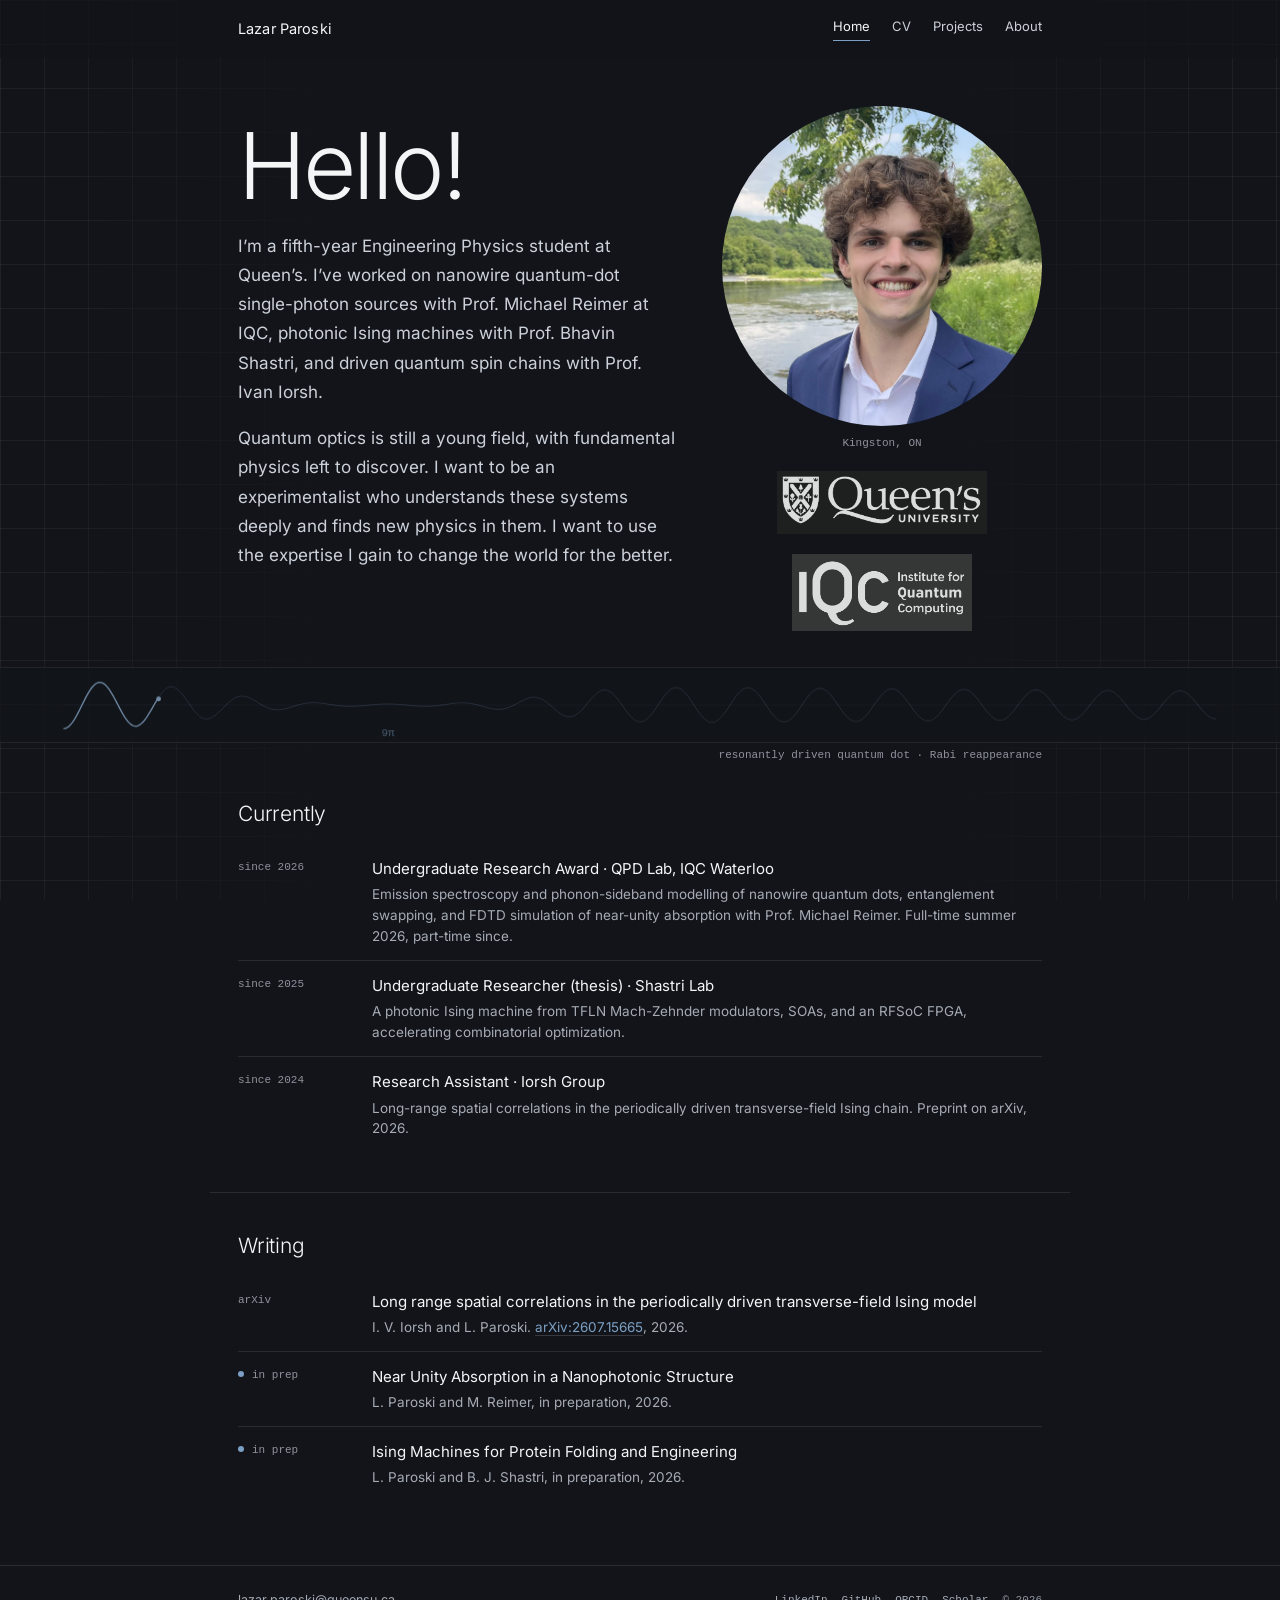
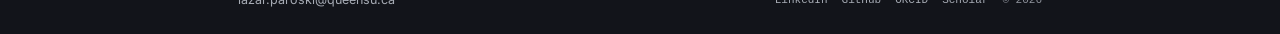
<file: index.html>
<!doctype html>
<html lang="en">
<head>
<meta charset="utf-8">
<meta name="viewport" content="width=device-width, initial-scale=1">
<meta name="theme-color" content="#12141a">
<title>Lazar Paroski</title>
<meta name="description" content="Lazar Paroski, Engineering Physics &amp; Computing at Queen's University. Photonic Ising machines, driven quantum systems, quantum photonics.">
<link rel="icon" href="assets/favicon.svg">
<script>document.documentElement.classList.add('js')</script>
<link rel="stylesheet" href="styles.css?v=20261029">
</head>
<body class="home">
<nav class="nav">
  <a class="nav__name" href="index.html">Lazar Paroski</a>
  <div class="nav__links">
    <a href="index.html" aria-current="page">Home</a>
    <a href="cv.html">CV</a>
    <a href="projects.html">Projects</a>
    <a href="about.html">About</a>
  </div>
</nav>

<header class="wrap hero">
  <div data-reveal>
    <h1 class="h1">Hello!</h1>
    <p class="lede">I&#8217;m a fifth-year Engineering Physics student at Queen&#8217;s. I&#8217;ve worked on nanowire quantum-dot single-photon sources with Prof. Michael Reimer at IQC, photonic Ising machines with Prof. Bhavin Shastri, and driven quantum spin chains with Prof. Ivan Iorsh.</p>
    <p class="lede">Quantum optics is still a young field, with fundamental physics left to discover. I want to be an experimentalist who understands these systems deeply and finds new physics in them. I want to use the expertise I gain to change the world for the better.</p>
  </div>
  <div data-reveal>
    <div class="hero__portrait" role="img" aria-label="Lazar Paroski"></div>
    <div class="hero__cap">Kingston, ON</div>
    <div class="affil">
      <img loading="lazy" decoding="async" src="assets/photos/Home_Media/queens_grey_logo.png" alt="Queen&#8217;s University">
      <img loading="lazy" decoding="async" src="assets/photos/Home_Media/IQC_logo_grey.png" alt="Institute for Quantum Computing">
    </div>
  </div>
</header>

<canvas id="rabi-strip" class="strip strip--hero" aria-hidden="true"></canvas>
<div class="strip__cap"><div class="wrap">resonantly driven quantum dot &#183; Rabi reappearance</div></div>

<section class="wrap section" data-reveal>
  <p class="label"><b>01</b>currently</p>
  <div class="row"><div class="row__date">since 2026</div><div><div class="row__title">Undergraduate Research Award &#183; QPD Lab, IQC Waterloo</div><div class="row__desc">Emission spectroscopy and phonon-sideband modelling of nanowire quantum dots, entanglement swapping, and FDTD simulation of near-unity absorption with Prof. Michael Reimer. Full-time summer 2026, part-time since.</div></div></div>
  <div class="row"><div class="row__date">since 2025</div><div><div class="row__title">Undergraduate Researcher (thesis) &#183; Shastri Lab</div><div class="row__desc">A photonic Ising machine from TFLN Mach-Zehnder modulators, SOAs, and an RFSoC FPGA, accelerating combinatorial optimization.</div></div></div>
  <div class="row"><div class="row__date">since 2024</div><div><div class="row__title">Research Assistant &#183; Iorsh Group</div><div class="row__desc">Long-range spatial correlations in the periodically driven transverse-field Ising chain. Preprint on arXiv, 2026.</div></div></div>
</section>

<section class="wrap section" data-reveal>
  <p class="label"><b>02</b>writing</p>
  <div class="row"><div class="row__date">arXiv</div><div><div class="row__title">Long range spatial correlations in the periodically driven transverse-field Ising model</div><div class="row__desc">I. V. Iorsh and L. Paroski. <a href="https://arxiv.org/abs/2607.15665" target="_blank" rel="noopener">arXiv:2607.15665</a>, 2026.</div></div></div>
  <div class="row"><div class="row__date"><span class="dot"></span>in prep</div><div><div class="row__title">Near Unity Absorption in a Nanophotonic Structure</div><div class="row__desc">L. Paroski and M. Reimer, in preparation, 2026.</div></div></div>
  <div class="row"><div class="row__date"><span class="dot"></span>in prep</div><div><div class="row__title">Ising Machines for Protein Folding and Engineering</div><div class="row__desc">L. Paroski and B. J. Shastri, in preparation, 2026.</div></div></div>
</section>

<footer class="footer">
  <a href="mailto:lazar.paroski@queensu.ca">lazar.paroski@queensu.ca</a>
  <div class="footer__right">
    <a href="https://www.linkedin.com/in/lazar-paroski/" target="_blank" rel="noopener">LinkedIn</a>
    <a href="https://github.com/Lazar-Paroski" target="_blank" rel="noopener">GitHub</a>
    <a href="https://orcid.org/0009-0006-1756-4058" target="_blank" rel="noopener">ORCID</a>
    <a href="https://scholar.google.com/citations?view_op=list_works&amp;hl=en&amp;user=npYN-DMAAAAJ" target="_blank" rel="noopener">Scholar</a>
    <canvas id="wavepacket-mark" aria-hidden="true"></canvas>
    <span class="footer__copy">&#169; 2026</span>
  </div>
</footer>

<script src="assets/rabi.js"></script>
<script src="assets/wavepacket.js"></script>
<script src="assets/reveal.js"></script>
</body>
</html>
</file>
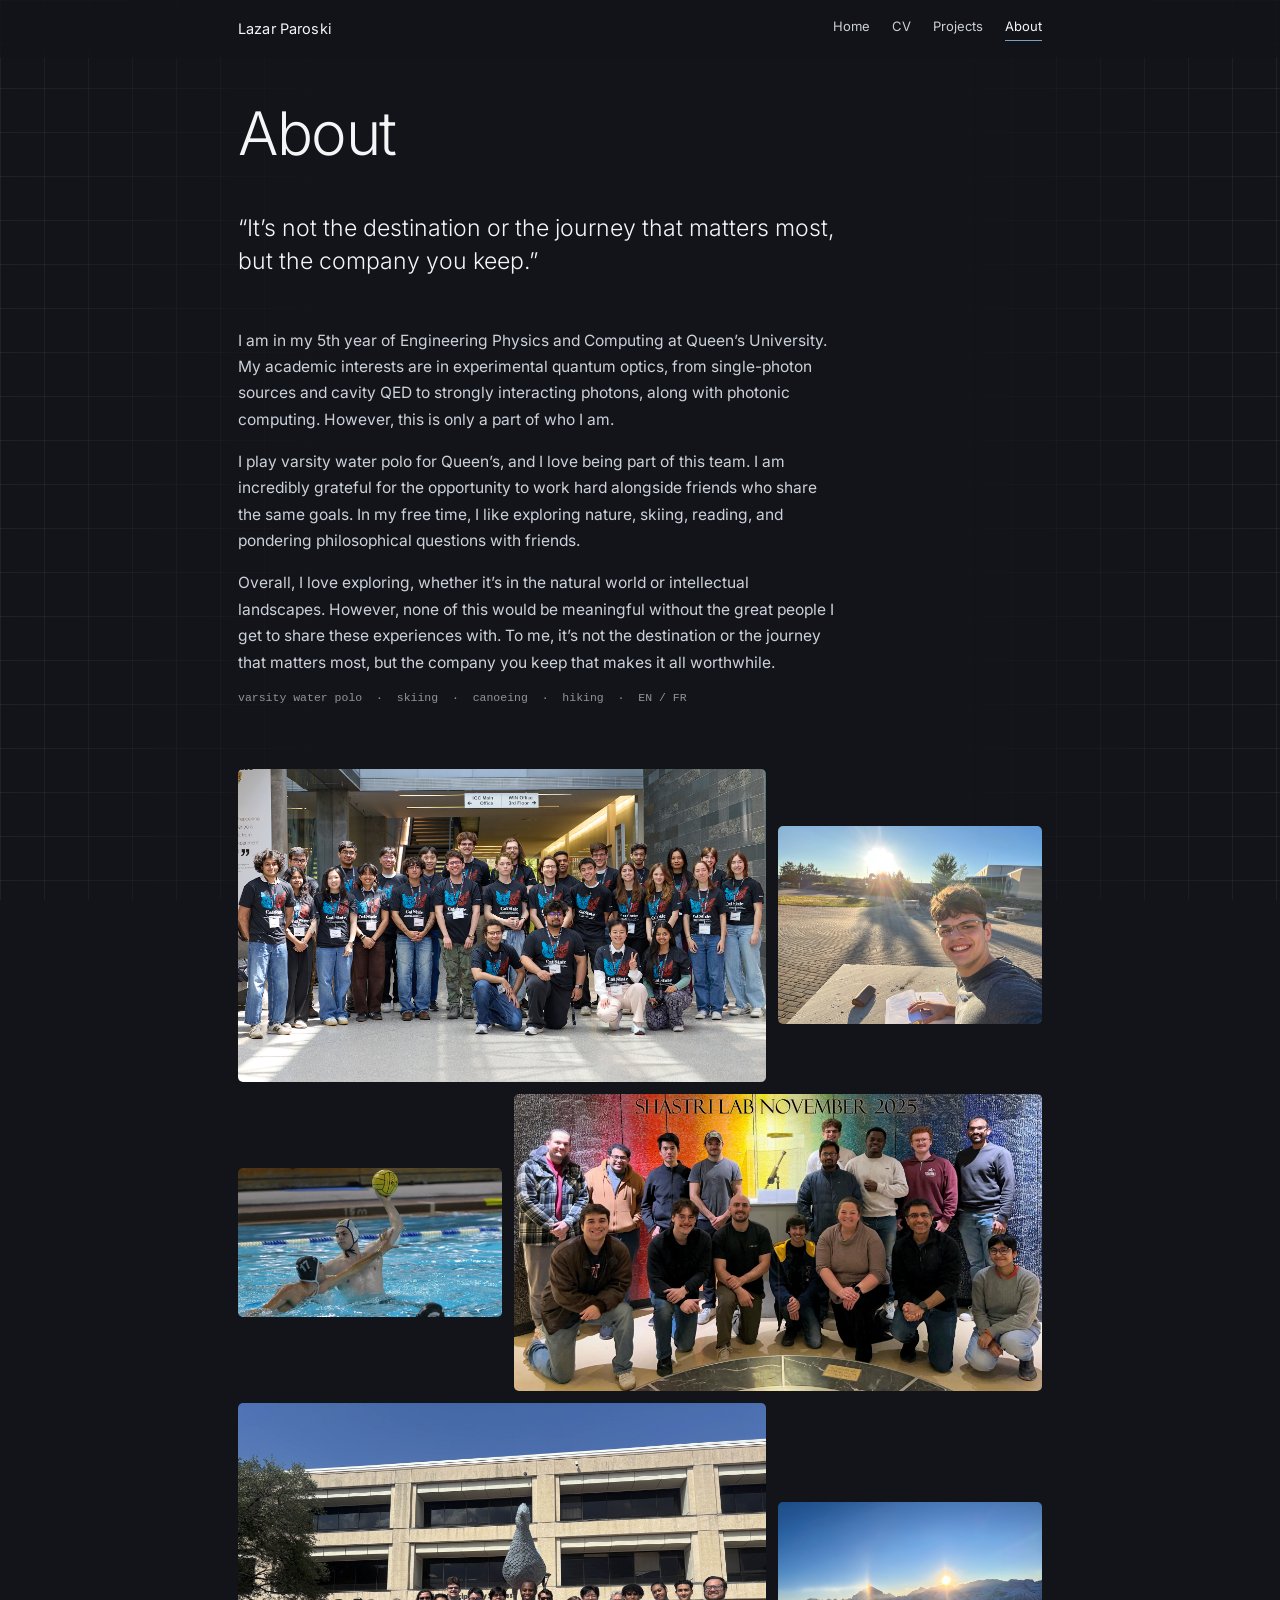
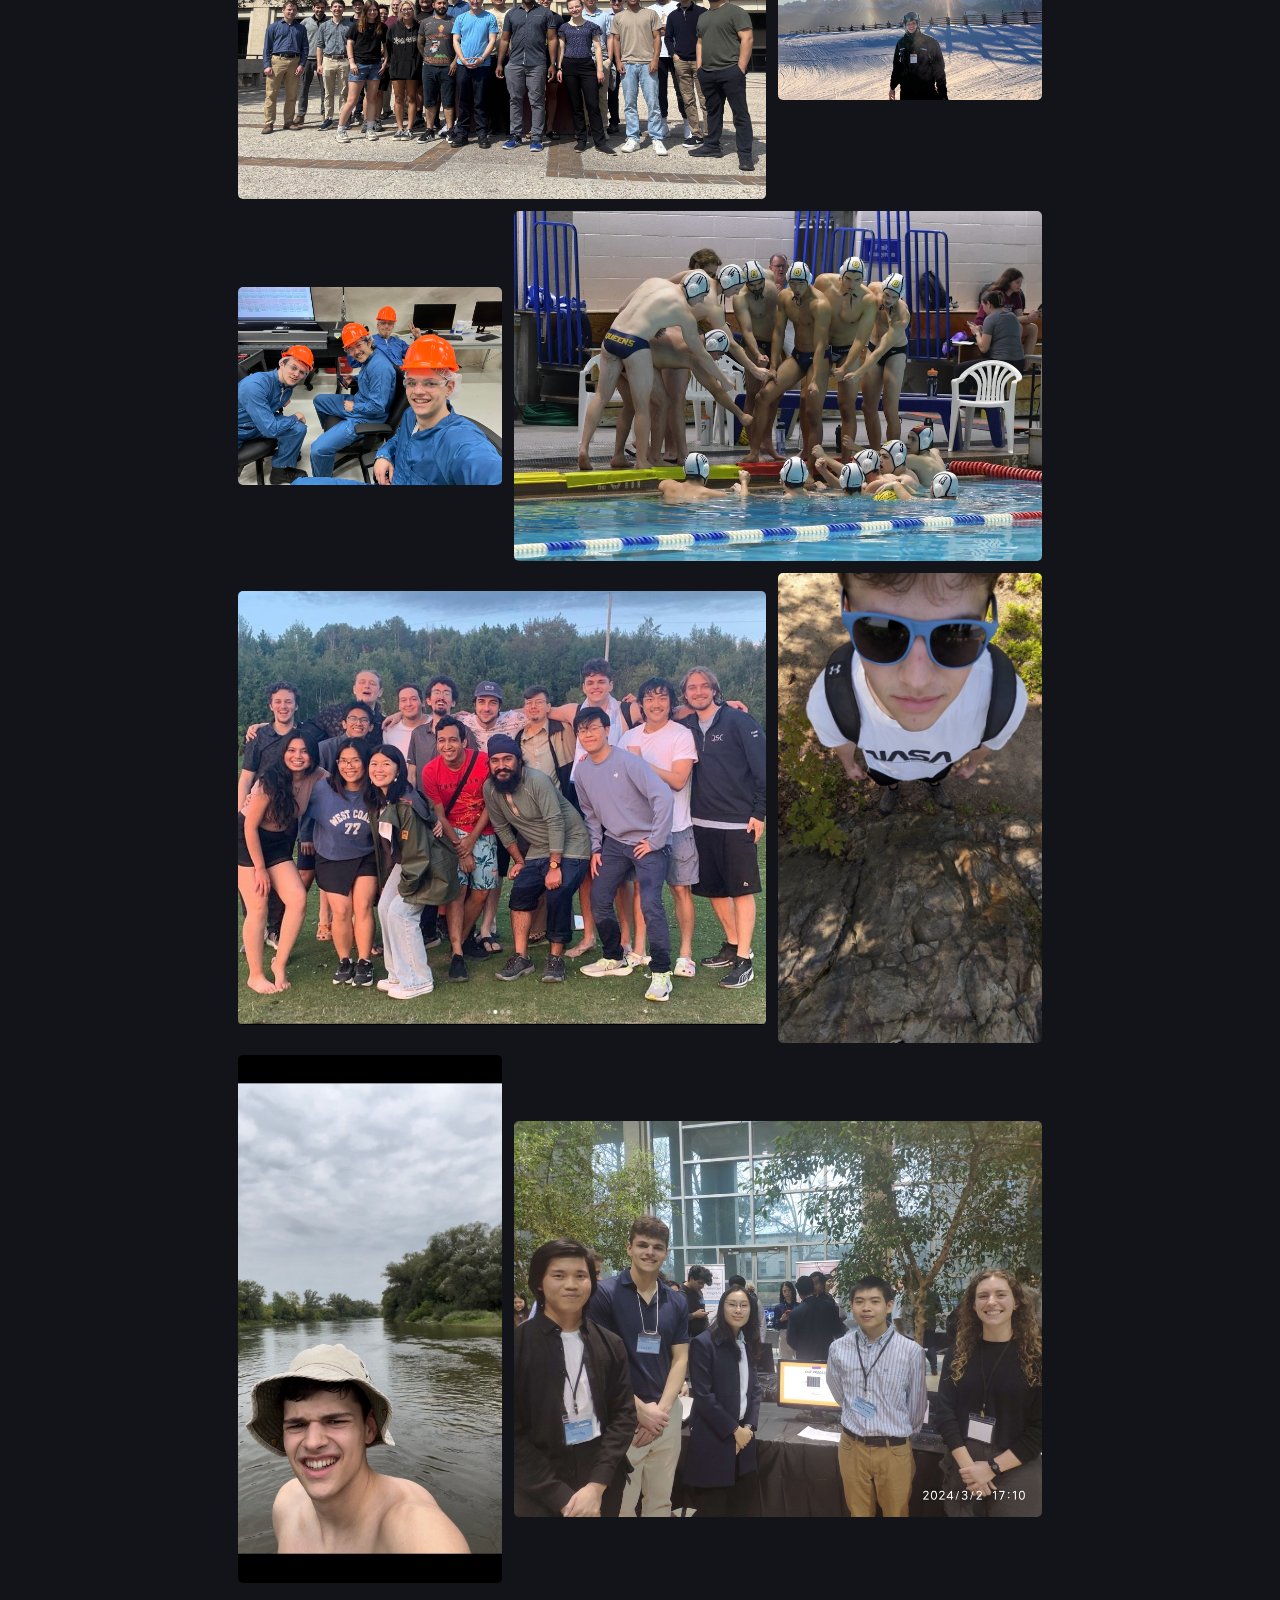
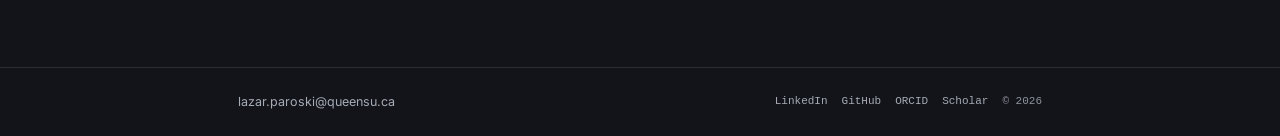
<file: about.html>
<!doctype html>
<html lang="en">
<head>
<meta charset="utf-8">
<meta name="viewport" content="width=device-width, initial-scale=1">
<meta name="theme-color" content="#12141a">
<title>About &#183; Lazar Paroski</title>
<meta name="description" content="About Lazar Paroski, Engineering Physics &amp; Computing at Queen's University, varsity water polo, and a life of exploring.">
<link rel="icon" href="assets/favicon.svg">
<script>document.documentElement.classList.add('js')</script>
<link rel="stylesheet" href="styles.css?v=20261029">
</head>
<body>
<nav class="nav">
  <a class="nav__name" href="index.html">Lazar Paroski</a>
  <div class="nav__links">
    <a href="index.html">Home</a>
    <a href="cv.html">CV</a>
    <a href="projects.html">Projects</a>
    <a href="about.html" aria-current="page">About</a>
  </div>
</nav>
<div class="progress" aria-hidden="true"></div>

<header class="wrap">
  <div class="phead">
    <h1 class="ptitle">About</h1>
  </div>
  <p class="epigraph">&#8220;It&#8217;s not the destination or the journey that matters most, but the company you keep.&#8221;</p>
  <div class="bio">
    <p>I am in my 5th year of Engineering Physics and Computing at Queen&#8217;s University. My academic interests are in experimental quantum optics, from single-photon sources and cavity QED to strongly interacting photons, along with photonic computing. However, this is only a part of who I am.</p>
    <p>I play varsity water polo for Queen&#8217;s, and I love being part of this team. I am incredibly grateful for the opportunity to work hard alongside friends who share the same goals. In my free time, I like exploring nature, skiing, reading, and pondering philosophical questions with friends.</p>
    <p>Overall, I love exploring, whether it&#8217;s in the natural world or intellectual landscapes. However, none of this would be meaningful without the great people I get to share these experiences with. To me, it&#8217;s not the destination or the journey that matters most, but the company you keep that makes it all worthwhile.</p>
  </div>
  <div class="facts">varsity water polo &nbsp;&#183;&nbsp; skiing &nbsp;&#183;&nbsp; canoeing &nbsp;&#183;&nbsp; hiking &nbsp;&#183;&nbsp; EN / FR</div>
</header>

<section class="wrap gallery" data-reveal>
  <div class="grow">
    <img class="g" loading="lazy" decoding="async" width="2048" height="1215" src="assets/photos/About_Media/1_USEQIP_group.jpg" alt="USEQIP cohort group photo">
    <div class="gside">
      <div class="cell cell--land"><img loading="lazy" decoding="async" width="1024" height="768" src="assets/photos/About_Media/4_Reading.jpg" alt="Reading outdoors"></div>
    </div>
  </div>
  <div class="grow right">
    <div class="gside">
      <div class="cell cell--wide"><img loading="lazy" decoding="async" width="1024" height="563" src="assets/photos/About_Media/8_waterpolo_in_game.jpg" alt="Water polo during a game"></div>
    </div>
    <img class="g" loading="lazy" decoding="async" width="2048" height="1152" src="assets/photos/About_Media/2_Shastri_Lab.jpg" alt="Shastri Lab group">
  </div>
  <div class="grow">
    <img class="g" loading="lazy" decoding="async" width="2048" height="1536" src="assets/photos/About_Media/3_UTSA_summer.jpg" alt="SCEECS summer school at UT San Antonio">
    <div class="gside">
      <div class="cell cell--land"><img loading="lazy" decoding="async" width="1024" height="768" src="assets/photos/About_Media/7_Ski_Banff.jpg" alt="Skiing in Banff"></div>
    </div>
  </div>
  <div class="grow right">
    <div class="gside">
      <div class="cell cell--land"><img loading="lazy" decoding="async" width="1024" height="768" src="assets/photos/About_Media/6_Snolab_in_lab.jpg" alt="In the lab at SNOLAB"></div>
    </div>
    <img class="g" loading="lazy" decoding="async" width="1024" height="680" src="assets/photos/About_Media/5_Waterpolo_Team.jpg" alt="Queen&#8217;s water polo team">
  </div>
  <div class="grow">
    <img class="g" loading="lazy" decoding="async" width="800" height="657" src="assets/photos/About_Media/8_Snolab_group.jpg" alt="SNOLAB group photo">
    <div class="gside">
      <div class="cell cell--tall"><img loading="lazy" decoding="async" width="576" height="1024" src="assets/photos/About_Media/11_hiking.jpg" alt="Hiking"></div>
    </div>
  </div>
  <div class="grow right">
    <div class="gside">
      <div class="cell cell--xtall"><img loading="lazy" decoding="async" width="472" height="1024" src="assets/photos/About_Media/9_river.jpg" alt="By the river"></div>
    </div>
    <img class="g" loading="lazy" decoding="async" width="1024" height="768" src="assets/photos/About_Media/10_Qmind_group.jpg" alt="QMIND group photo">
  </div>
</section>

<footer class="footer">
  <a href="mailto:lazar.paroski@queensu.ca">lazar.paroski@queensu.ca</a>
  <div class="footer__right">
    <a href="https://www.linkedin.com/in/lazar-paroski/" target="_blank" rel="noopener">LinkedIn</a>
    <a href="https://github.com/Lazar-Paroski" target="_blank" rel="noopener">GitHub</a>
    <a href="https://orcid.org/0009-0006-1756-4058" target="_blank" rel="noopener">ORCID</a>
    <a href="https://scholar.google.com/citations?view_op=list_works&amp;hl=en&amp;user=npYN-DMAAAAJ" target="_blank" rel="noopener">Scholar</a>
    <canvas id="wavepacket-mark" aria-hidden="true"></canvas>
    <span class="footer__copy">&#169; 2026</span>
  </div>
</footer>

<script src="assets/wavepacket.js"></script>
<script src="assets/reveal.js"></script>
</body>
</html>
</file>
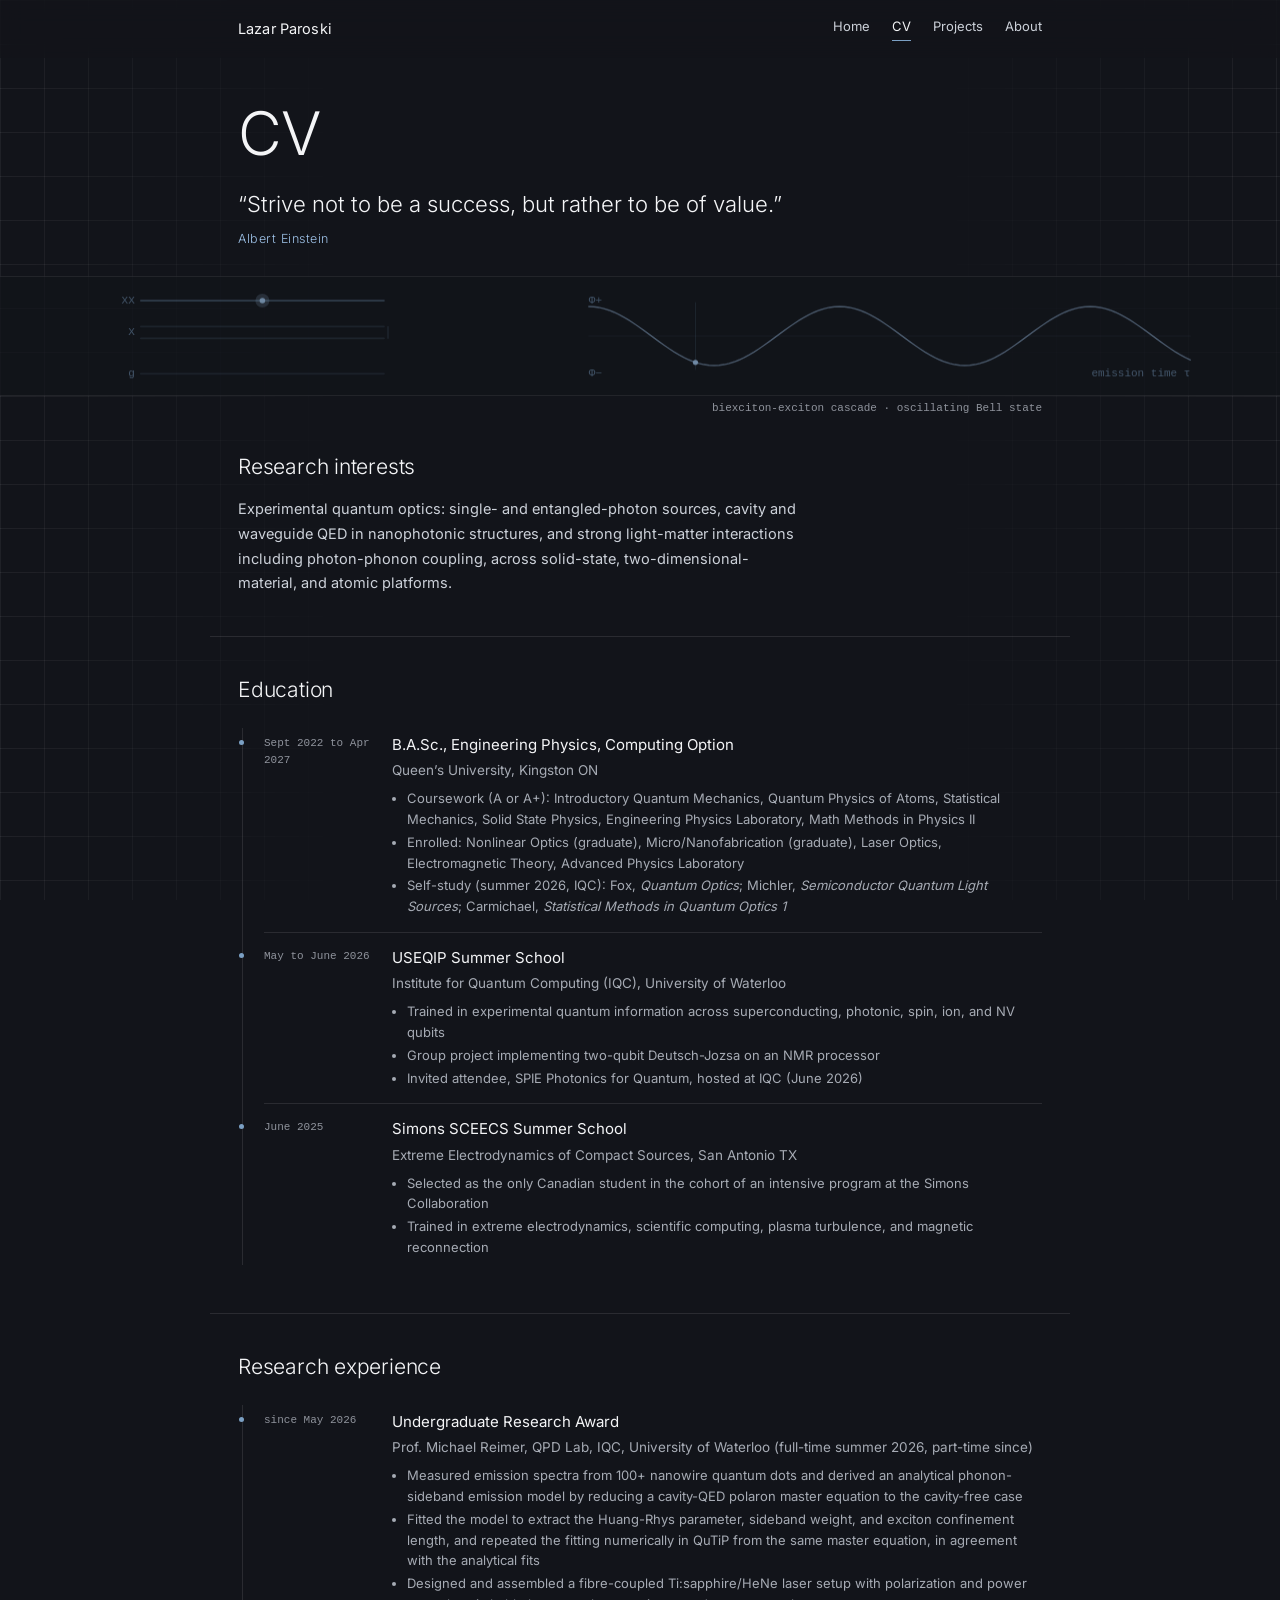
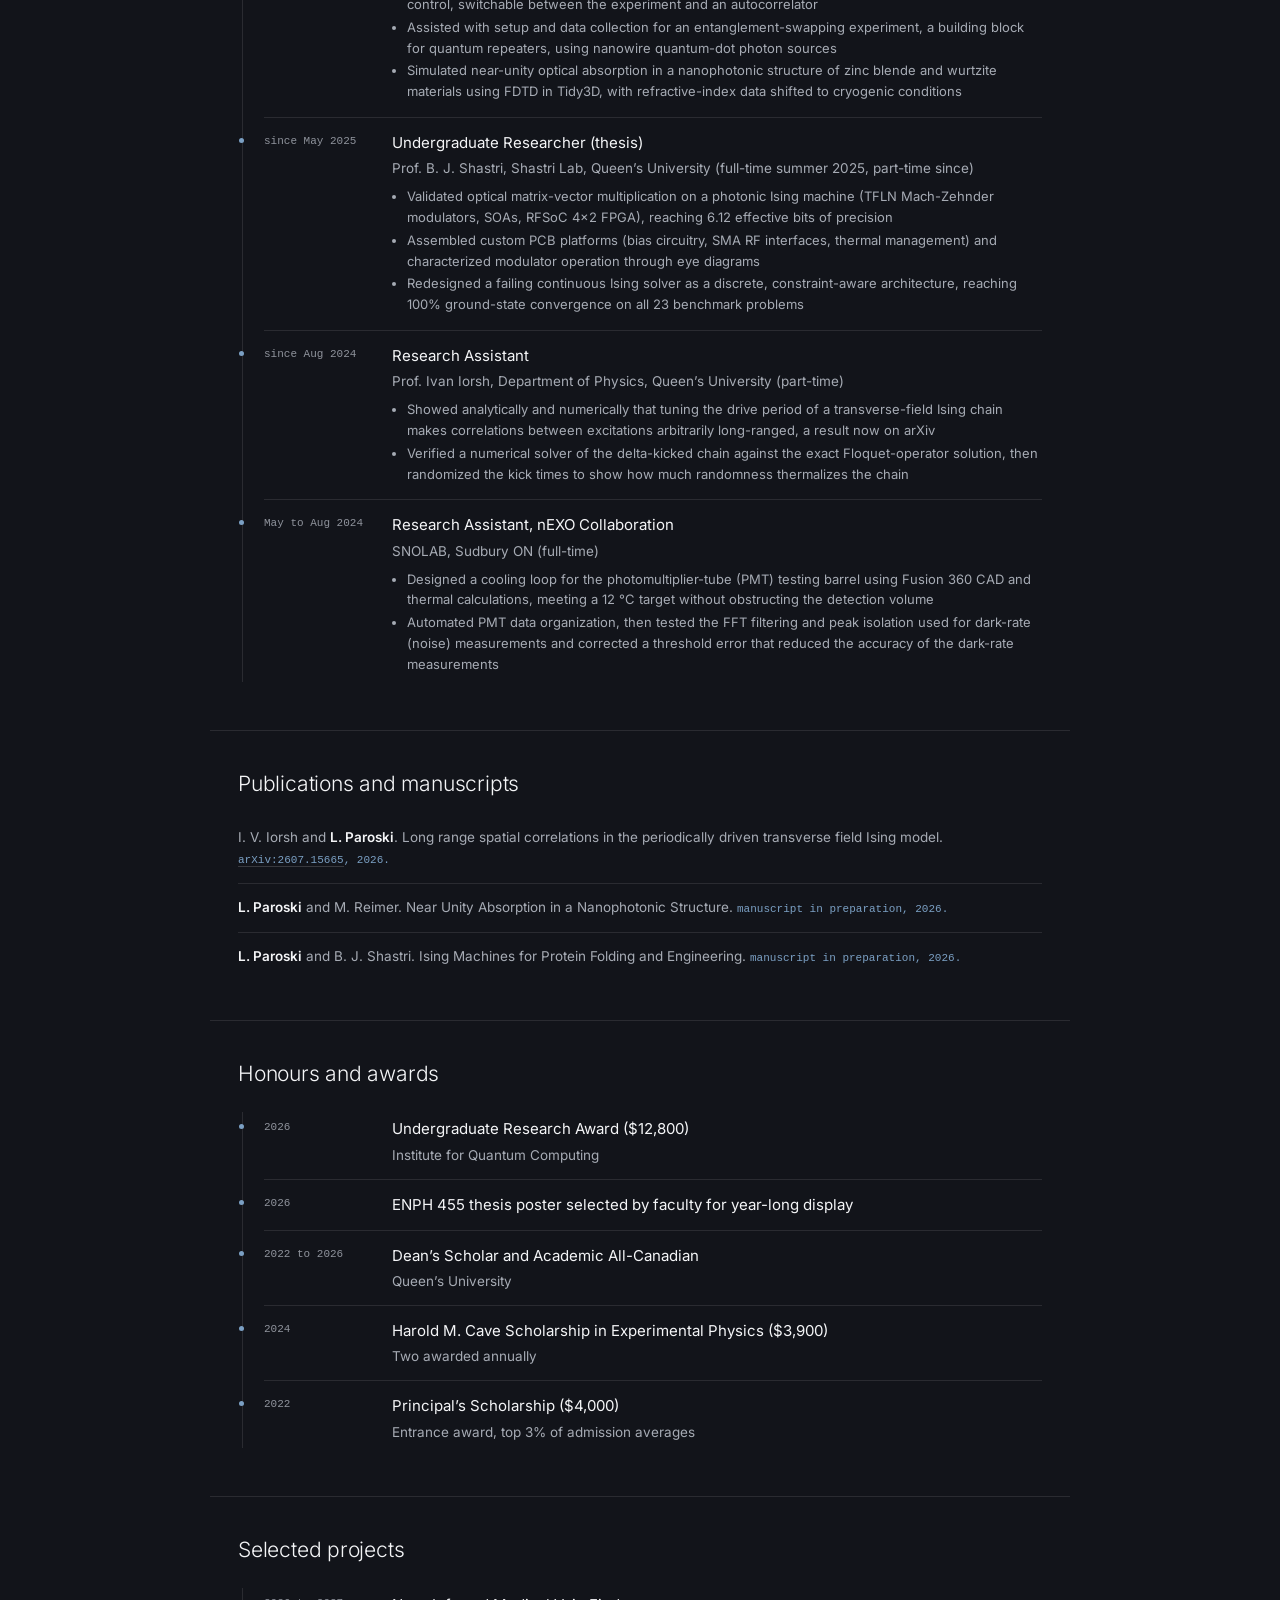
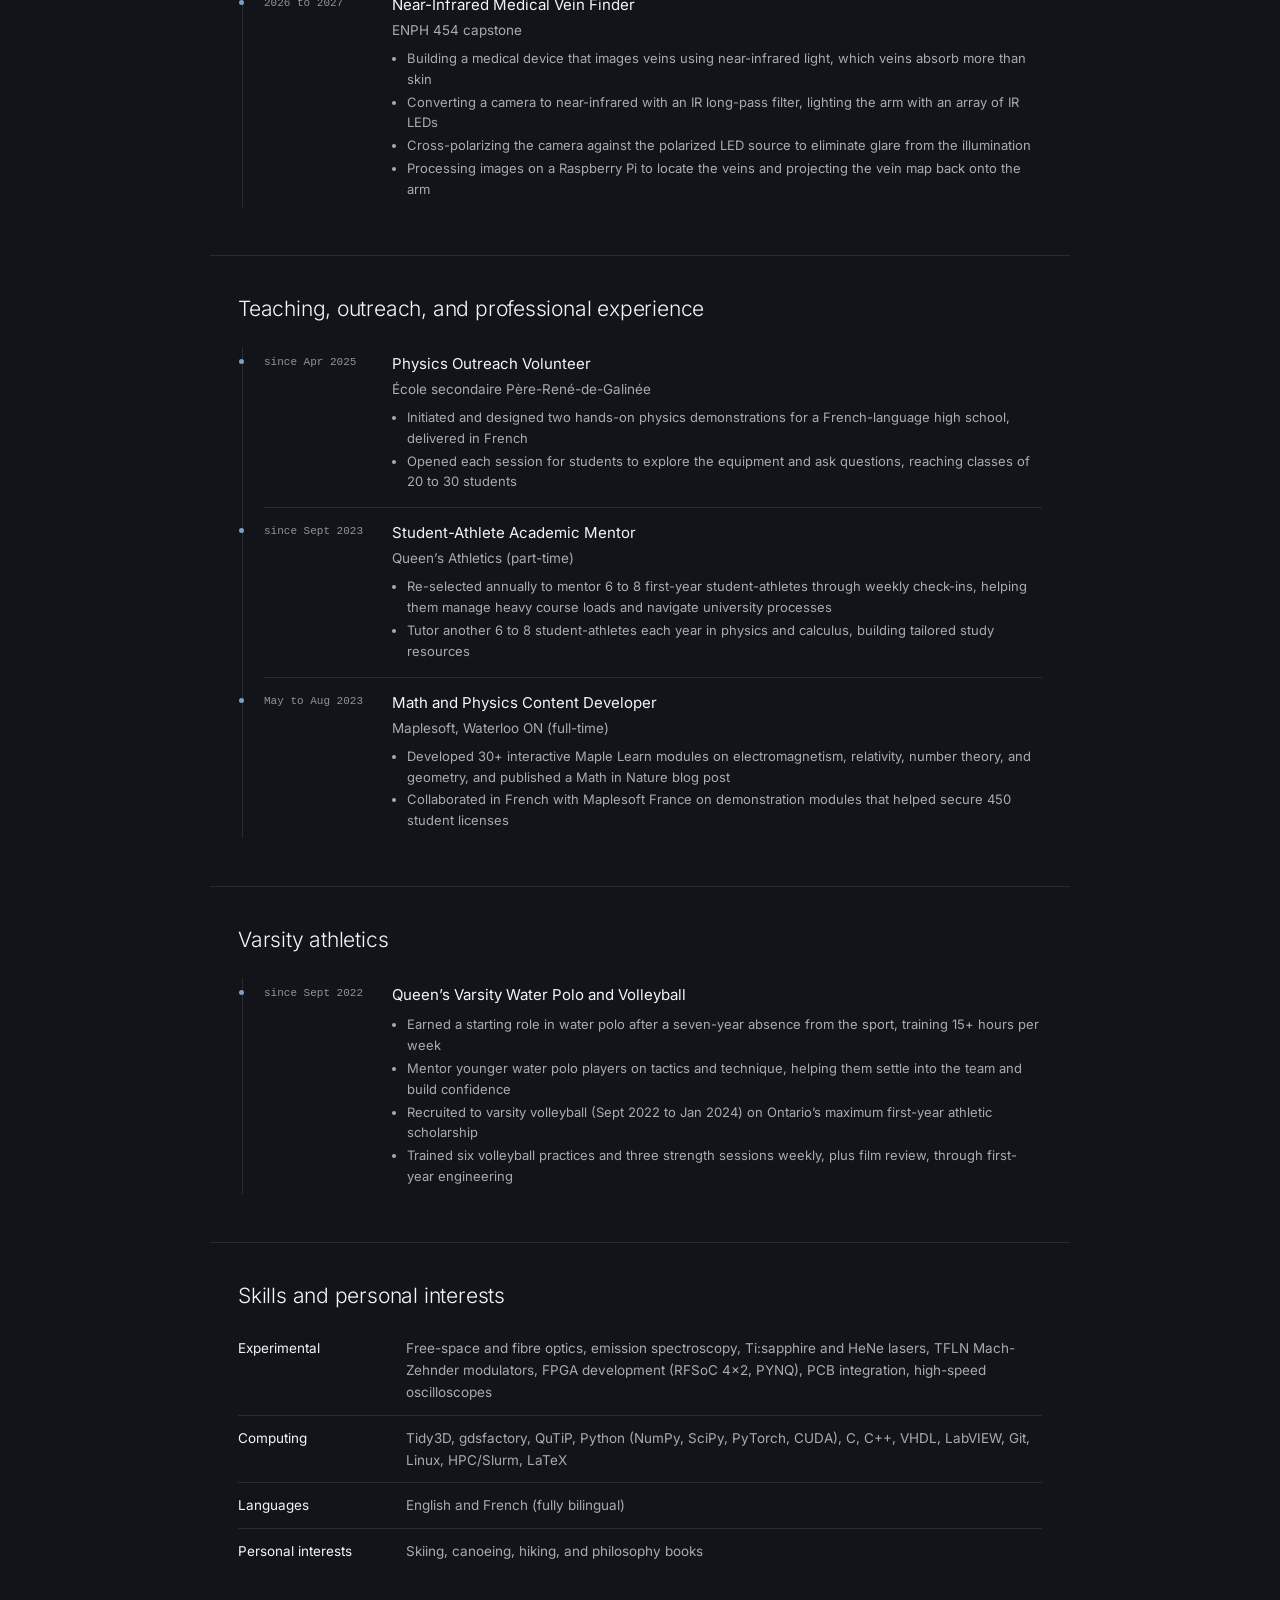
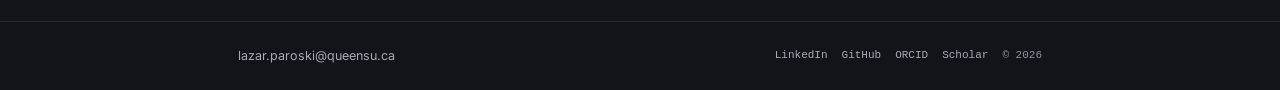
<file: cv.html>
<!doctype html>
<html lang="en">
<head>
<meta charset="utf-8">
<meta name="viewport" content="width=device-width, initial-scale=1">
<meta name="theme-color" content="#12141a">
<title>CV &#183; Lazar Paroski</title>
<meta name="description" content="Curriculum vitae of Lazar Paroski, Engineering Physics &amp; Computing, Queen's University.">
<link rel="icon" href="assets/favicon.svg">
<script>document.documentElement.classList.add('js')</script>
<link rel="stylesheet" href="styles.css?v=20261029">
</head>
<body>
<nav class="nav">
  <a class="nav__name" href="index.html">Lazar Paroski</a>
  <div class="nav__links">
    <a href="index.html">Home</a>
    <a href="cv.html" aria-current="page">CV</a>
    <a href="projects.html">Projects</a>
    <a href="about.html">About</a>
  </div>
</nav>
<div class="progress" aria-hidden="true"></div>

<header class="wrap">
  <div class="phead">
    <h1 class="ptitle">CV</h1>
  </div>
  <p class="quote">&#8220;Strive not to be a success, but rather to be of value.&#8221;<i>Albert Einstein</i></p>
</header>

<canvas id="cascade-strip" class="strip strip--tall" aria-hidden="true"></canvas>
<div class="strip__cap"><div class="wrap">biexciton-exciton cascade &#183; oscillating Bell state</div></div>

<main>
  <section class="wrap section" data-reveal>
    <p class="label"><b>01</b>research interests</p>
    <p class="interests">Experimental quantum optics: single- and entangled-photon sources, cavity and waveguide QED in nanophotonic structures, and strong light-matter interactions including photon-phonon coupling, across solid-state, two-dimensional-material, and atomic platforms.</p>
  </section>

  <section class="wrap section" data-reveal>
    <p class="label"><b>02</b>education</p>
    <div class="rail">
      <div class="row">
        <div class="row__date">Sept 2022 to Apr 2027</div>
        <div>
          <div class="row__title">B.A.Sc., Engineering Physics, Computing Option</div>
          <div class="row__desc">Queen&#8217;s University, Kingston ON</div>
          <ul class="bullets">
            <li>Coursework (A or A+): Introductory Quantum Mechanics, Quantum Physics of Atoms, Statistical Mechanics, Solid State Physics, Engineering Physics Laboratory, Math Methods in Physics II</li>
            <li>Enrolled: Nonlinear Optics (graduate), Micro/Nanofabrication (graduate), Laser Optics, Electromagnetic Theory, Advanced Physics Laboratory</li>
            <li>Self-study (summer 2026, IQC): Fox, <i>Quantum Optics</i>; Michler, <i>Semiconductor Quantum Light Sources</i>; Carmichael, <i>Statistical Methods in Quantum Optics 1</i></li>
          </ul>
        </div>
      </div>
      <div class="row">
        <div class="row__date">May to June 2026</div>
        <div>
          <div class="row__title">USEQIP Summer School</div>
          <div class="row__desc">Institute for Quantum Computing (IQC), University of Waterloo</div>
          <ul class="bullets">
            <li>Trained in experimental quantum information across superconducting, photonic, spin, ion, and NV qubits</li>
            <li>Group project implementing two-qubit Deutsch-Jozsa on an NMR processor</li>
            <li>Invited attendee, SPIE Photonics for Quantum, hosted at IQC (June 2026)</li>
          </ul>
        </div>
      </div>
      <div class="row">
        <div class="row__date">June 2025</div>
        <div>
          <div class="row__title">Simons SCEECS Summer School</div>
          <div class="row__desc">Extreme Electrodynamics of Compact Sources, San Antonio TX</div>
          <ul class="bullets">
            <li>Selected as the only Canadian student in the cohort of an intensive program at the Simons Collaboration</li>
            <li>Trained in extreme electrodynamics, scientific computing, plasma turbulence, and magnetic reconnection</li>
          </ul>
        </div>
      </div>
    </div>
  </section>

  <section class="wrap section" data-reveal>
    <p class="label"><b>03</b>research experience</p>
    <div class="rail">
      <div class="row">
        <div class="row__date">since May 2026</div>
        <div>
          <div class="row__title">Undergraduate Research Award</div>
          <div class="row__desc">Prof. Michael Reimer, QPD Lab, IQC, University of Waterloo (full-time summer 2026, part-time since)</div>
          <ul class="bullets">
            <li>Measured emission spectra from 100+ nanowire quantum dots and derived an analytical phonon-sideband emission model by reducing a cavity-QED polaron master equation to the cavity-free case</li>
            <li>Fitted the model to extract the Huang-Rhys parameter, sideband weight, and exciton confinement length, and repeated the fitting numerically in QuTiP from the same master equation, in agreement with the analytical fits</li>
            <li>Designed and assembled a fibre-coupled Ti:sapphire/HeNe laser setup with polarization and power control, switchable between the experiment and an autocorrelator</li>
            <li>Assisted with setup and data collection for an entanglement-swapping experiment, a building block for quantum repeaters, using nanowire quantum-dot photon sources</li>
            <li>Simulated near-unity optical absorption in a nanophotonic structure of zinc blende and wurtzite materials using FDTD in Tidy3D, with refractive-index data shifted to cryogenic conditions</li>
          </ul>
        </div>
      </div>
      <div class="row">
        <div class="row__date">since May 2025</div>
        <div>
          <div class="row__title">Undergraduate Researcher (thesis)</div>
          <div class="row__desc">Prof. B. J. Shastri, Shastri Lab, Queen&#8217;s University (full-time summer 2025, part-time since)</div>
          <ul class="bullets">
            <li>Validated optical matrix-vector multiplication on a photonic Ising machine (TFLN Mach-Zehnder modulators, SOAs, RFSoC 4x2 FPGA), reaching 6.12 effective bits of precision</li>
            <li>Assembled custom PCB platforms (bias circuitry, SMA RF interfaces, thermal management) and characterized modulator operation through eye diagrams</li>
            <li>Redesigned a failing continuous Ising solver as a discrete, constraint-aware architecture, reaching 100% ground-state convergence on all 23 benchmark problems</li>
          </ul>
        </div>
      </div>
      <div class="row">
        <div class="row__date">since Aug 2024</div>
        <div>
          <div class="row__title">Research Assistant</div>
          <div class="row__desc">Prof. Ivan Iorsh, Department of Physics, Queen&#8217;s University (part-time)</div>
          <ul class="bullets">
            <li>Showed analytically and numerically that tuning the drive period of a transverse-field Ising chain makes correlations between excitations arbitrarily long-ranged, a result now on <a href="https://arxiv.org/abs/2607.15665" target="_blank" rel="noopener">arXiv</a></li>
            <li>Verified a numerical solver of the delta-kicked chain against the exact Floquet-operator solution, then randomized the kick times to show how much randomness thermalizes the chain</li>
          </ul>
        </div>
      </div>
      <div class="row">
        <div class="row__date">May to Aug 2024</div>
        <div>
          <div class="row__title">Research Assistant, nEXO Collaboration</div>
          <div class="row__desc">SNOLAB, Sudbury ON (full-time)</div>
          <ul class="bullets">
            <li>Designed a cooling loop for the photomultiplier-tube (PMT) testing barrel using Fusion 360 CAD and thermal calculations, meeting a 12 &#176;C target without obstructing the detection volume</li>
            <li>Automated PMT data organization, then tested the FFT filtering and peak isolation used for dark-rate (noise) measurements and corrected a threshold error that reduced the accuracy of the dark-rate measurements</li>
          </ul>
        </div>
      </div>
    </div>
  </section>

  <section class="wrap section" data-reveal>
    <p class="label"><b>04</b>publications and manuscripts</p>
    <div class="pub">I. V. Iorsh and <b>L. Paroski</b>. Long range spatial correlations in the periodically driven transverse field Ising model. <i><a href="https://arxiv.org/abs/2607.15665" target="_blank" rel="noopener">arXiv:2607.15665</a>, 2026.</i></div>
    <div class="pub"><b>L. Paroski</b> and M. Reimer. Near Unity Absorption in a Nanophotonic Structure. <i>manuscript in preparation, 2026.</i></div>
    <div class="pub"><b>L. Paroski</b> and B. J. Shastri. Ising Machines for Protein Folding and Engineering. <i>manuscript in preparation, 2026.</i></div>
  </section>

  <section class="wrap section" data-reveal>
    <p class="label"><b>05</b>honours and awards</p>
    <div class="rail">
      <div class="row"><div class="row__date">2026</div><div><div class="row__title">Undergraduate Research Award ($12,800)</div><div class="row__desc">Institute for Quantum Computing</div></div></div>
      <div class="row"><div class="row__date">2026</div><div><div class="row__title">ENPH 455 thesis poster selected by faculty for year-long display</div></div></div>
      <div class="row"><div class="row__date">2022 to 2026</div><div><div class="row__title">Dean&#8217;s Scholar and Academic All-Canadian</div><div class="row__desc">Queen&#8217;s University</div></div></div>
      <div class="row"><div class="row__date">2024</div><div><div class="row__title">Harold M. Cave Scholarship in Experimental Physics ($3,900)</div><div class="row__desc">Two awarded annually</div></div></div>
      <div class="row"><div class="row__date">2022</div><div><div class="row__title">Principal&#8217;s Scholarship ($4,000)</div><div class="row__desc">Entrance award, top 3% of admission averages</div></div></div>
    </div>
  </section>

  <section class="wrap section" data-reveal>
    <p class="label"><b>06</b>selected projects</p>
    <div class="rail">
      <div class="row">
        <div class="row__date">2026 to 2027</div>
        <div>
          <div class="row__title">Near-Infrared Medical Vein Finder</div>
          <div class="row__desc">ENPH 454 capstone</div>
          <ul class="bullets">
            <li>Building a medical device that images veins using near-infrared light, which veins absorb more than skin</li>
            <li>Converting a camera to near-infrared with an IR long-pass filter, lighting the arm with an array of IR LEDs</li>
            <li>Cross-polarizing the camera against the polarized LED source to eliminate glare from the illumination</li>
            <li>Processing images on a Raspberry Pi to locate the veins and projecting the vein map back onto the arm</li>
          </ul>
        </div>
      </div>
    </div>
  </section>

  <section class="wrap section" data-reveal>
    <p class="label"><b>07</b>teaching, outreach, and professional experience</p>
    <div class="rail">
      <div class="row">
        <div class="row__date">since Apr 2025</div>
        <div>
          <div class="row__title">Physics Outreach Volunteer</div>
          <div class="row__desc">&#201;cole secondaire P&#232;re-Ren&#233;-de-Galin&#233;e</div>
          <ul class="bullets">
            <li>Initiated and designed two hands-on physics demonstrations for a French-language high school, delivered in French</li>
            <li>Opened each session for students to explore the equipment and ask questions, reaching classes of 20 to 30 students</li>
          </ul>
        </div>
      </div>
      <div class="row">
        <div class="row__date">since Sept 2023</div>
        <div>
          <div class="row__title">Student-Athlete Academic Mentor</div>
          <div class="row__desc">Queen&#8217;s Athletics (part-time)</div>
          <ul class="bullets">
            <li>Re-selected annually to mentor 6 to 8 first-year student-athletes through weekly check-ins, helping them manage heavy course loads and navigate university processes</li>
            <li>Tutor another 6 to 8 student-athletes each year in physics and calculus, building tailored study resources</li>
          </ul>
        </div>
      </div>
      <div class="row">
        <div class="row__date">May to Aug 2023</div>
        <div>
          <div class="row__title">Math and Physics Content Developer</div>
          <div class="row__desc">Maplesoft, Waterloo ON (full-time)</div>
          <ul class="bullets">
            <li>Developed 30+ <a href="https://learn.maplesoft.com/c/lparoski" target="_blank" rel="noopener">interactive Maple Learn modules</a> on electromagnetism, relativity, number theory, and geometry, and published a Math in Nature blog post</li>
            <li>Collaborated in French with Maplesoft France on demonstration modules that helped secure 450 student licenses</li>
          </ul>
        </div>
      </div>
    </div>
  </section>

  <section class="wrap section" data-reveal>
    <p class="label"><b>08</b>varsity athletics</p>
    <div class="rail">
      <div class="row">
        <div class="row__date">since Sept 2022</div>
        <div>
          <div class="row__title">Queen&#8217;s Varsity Water Polo and Volleyball</div>
          <ul class="bullets">
            <li>Earned a starting role in water polo after a seven-year absence from the sport, training 15+ hours per week</li>
            <li>Mentor younger water polo players on tactics and technique, helping them settle into the team and build confidence</li>
            <li>Recruited to varsity volleyball (Sept 2022 to Jan 2024) on Ontario&#8217;s maximum first-year athletic scholarship</li>
            <li>Trained six volleyball practices and three strength sessions weekly, plus film review, through first-year engineering</li>
          </ul>
        </div>
      </div>
    </div>
  </section>

  <section class="wrap section" data-reveal style="padding-bottom:24px">
    <p class="label"><b>09</b>skills and personal interests</p>
    <div class="skill"><div class="skill__cat">experimental</div><div class="skill__items">Free-space and fibre optics, emission spectroscopy, Ti:sapphire and HeNe lasers, TFLN Mach-Zehnder modulators, FPGA development (RFSoC 4x2, PYNQ), PCB integration, high-speed oscilloscopes</div></div>
    <div class="skill"><div class="skill__cat">computing</div><div class="skill__items">Tidy3D, gdsfactory, QuTiP, Python (NumPy, SciPy, PyTorch, CUDA), C, C++, VHDL, LabVIEW, Git, Linux, HPC/Slurm, LaTeX</div></div>
    <div class="skill"><div class="skill__cat">languages</div><div class="skill__items">English and French (fully bilingual)</div></div>
    <div class="skill"><div class="skill__cat">personal interests</div><div class="skill__items">Skiing, canoeing, hiking, and philosophy books</div></div>
  </section>
</main>

<footer class="footer">
  <a href="mailto:lazar.paroski@queensu.ca">lazar.paroski@queensu.ca</a>
  <div class="footer__right">
    <a href="https://www.linkedin.com/in/lazar-paroski/" target="_blank" rel="noopener">LinkedIn</a>
    <a href="https://github.com/Lazar-Paroski" target="_blank" rel="noopener">GitHub</a>
    <a href="https://orcid.org/0009-0006-1756-4058" target="_blank" rel="noopener">ORCID</a>
    <a href="https://scholar.google.com/citations?view_op=list_works&amp;hl=en&amp;user=npYN-DMAAAAJ" target="_blank" rel="noopener">Scholar</a>
    <canvas id="wavepacket-mark" aria-hidden="true"></canvas>
    <span class="footer__copy">&#169; 2026</span>
  </div>
</footer>

<script src="assets/cascade.js"></script>
<script src="assets/wavepacket.js"></script>
<script src="assets/reveal.js"></script>
</body>
</html>
</file>
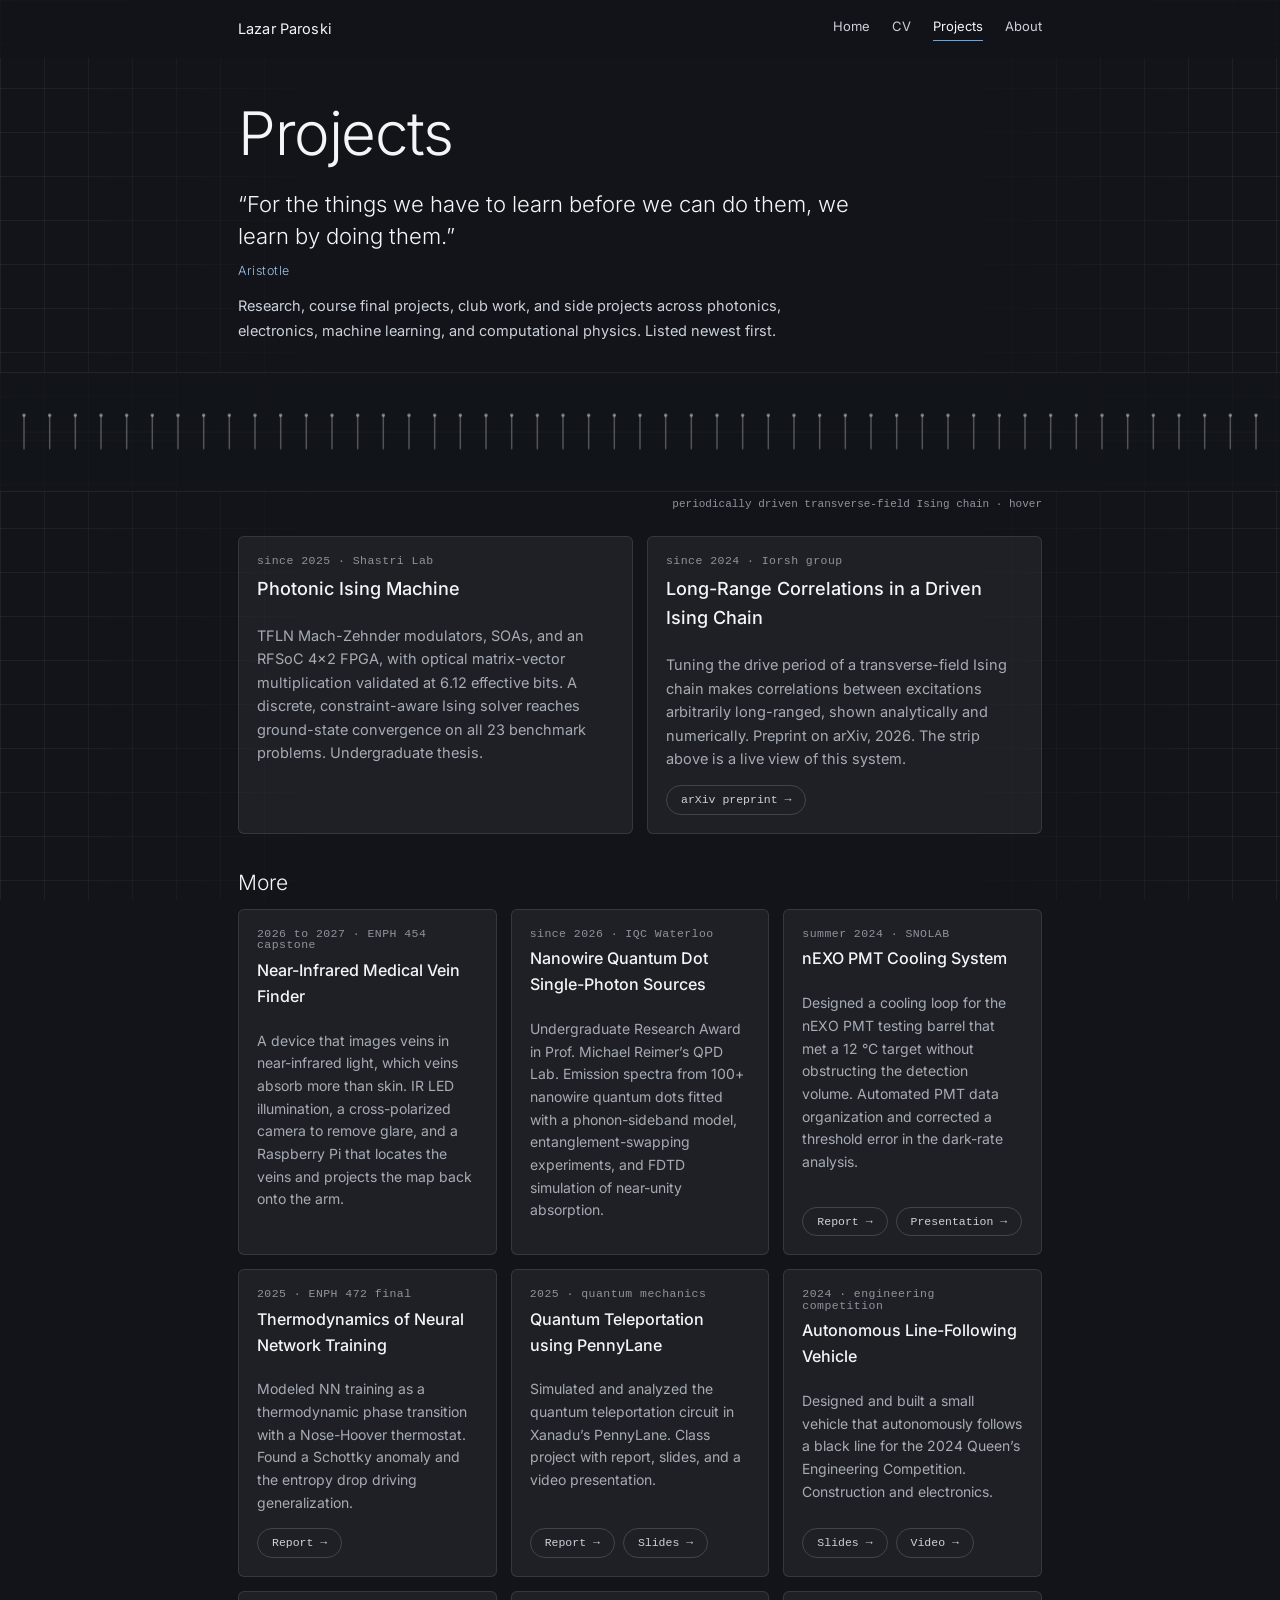
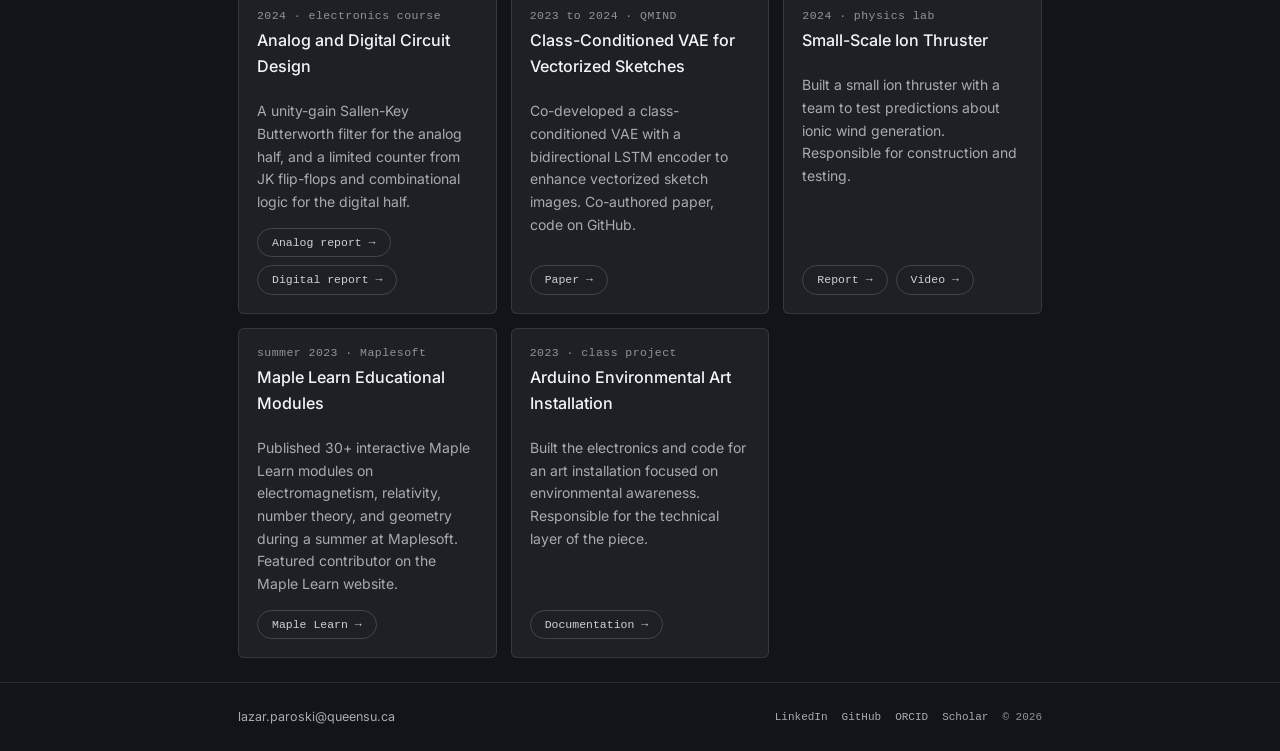
<file: projects.html>
<!doctype html>
<html lang="en">
<head>
<meta charset="utf-8">
<meta name="viewport" content="width=device-width, initial-scale=1">
<meta name="theme-color" content="#12141a">
<title>Projects &#183; Lazar Paroski</title>
<meta name="description" content="Research, course finals, club work, and side projects across photonics, electronics, machine learning, and computational physics.">
<link rel="icon" href="assets/favicon.svg">
<script>document.documentElement.classList.add('js')</script>
<link rel="stylesheet" href="styles.css?v=20261029">
</head>
<body>
<nav class="nav">
  <a class="nav__name" href="index.html">Lazar Paroski</a>
  <div class="nav__links">
    <a href="index.html">Home</a>
    <a href="cv.html">CV</a>
    <a href="projects.html" aria-current="page">Projects</a>
    <a href="about.html">About</a>
  </div>
</nav>
<div class="progress" aria-hidden="true"></div>

<header class="wrap">
  <div class="phead">
    <h1 class="ptitle">Projects</h1>
  </div>
  <p class="quote">&#8220;For the things we have to learn before we can do them, we learn by doing them.&#8221;<i>Aristotle</i></p>
  <p class="intro">Research, course final projects, club work, and side projects across photonics, electronics, machine learning, and computational physics. Listed newest first.</p>
</header>

<canvas id="ising-strip" class="strip strip--tall" aria-hidden="true"></canvas>
<div class="strip__cap"><div class="wrap">periodically driven transverse-field Ising chain &#183; hover</div></div>

<main class="wrap">
  <div class="featured" data-reveal>
    <div class="card">
      <div class="card__ix">since 2025 &#183; Shastri Lab</div>
      <h2 class="card__title">Photonic Ising Machine</h2>
      <p class="card__body">TFLN Mach-Zehnder modulators, SOAs, and an RFSoC&nbsp;4x2 FPGA, with optical matrix-vector multiplication validated at 6.12 effective bits. A discrete, constraint-aware Ising solver reaches ground-state convergence on all 23 benchmark problems. Undergraduate thesis.</p>
    </div>
    <div class="card">
      <div class="card__ix">since 2024 &#183; Iorsh group</div>
      <h2 class="card__title">Long-Range Correlations in a Driven Ising Chain</h2>
      <p class="card__body">Tuning the drive period of a transverse-field Ising chain makes correlations between excitations arbitrarily long-ranged, shown analytically and numerically. Preprint on arXiv, 2026. The strip above is a live view of this system.</p>
      <a class="doc" href="https://arxiv.org/abs/2607.15665" target="_blank" rel="noopener">arXiv preprint &#8594;</a>
    </div>
  </div>

  <div class="grid-label">more</div>
  <div class="grid" data-reveal>
    <div class="card">
      <div class="card__ix">2026 to 2027 &#183; ENPH 454 capstone</div>
      <h3 class="card__title">Near-Infrared Medical Vein Finder</h3>
      <p class="card__body">A device that images veins in near-infrared light, which veins absorb more than skin. IR LED illumination, a cross-polarized camera to remove glare, and a Raspberry Pi that locates the veins and projects the map back onto the arm.</p>
    </div>
    <div class="card">
      <div class="card__ix">since 2026 &#183; IQC Waterloo</div>
      <h3 class="card__title">Nanowire Quantum Dot Single-Photon Sources</h3>
      <p class="card__body">Undergraduate Research Award in Prof. Michael Reimer&#8217;s QPD Lab. Emission spectra from 100+ nanowire quantum dots fitted with a phonon-sideband model, entanglement-swapping experiments, and FDTD simulation of near-unity absorption.</p>
    </div>
    <div class="card">
      <div class="card__ix">summer 2024 &#183; SNOLAB</div>
      <h3 class="card__title">nEXO PMT Cooling System</h3>
      <p class="card__body">Designed a cooling loop for the nEXO PMT testing barrel that met a 12&nbsp;&#176;C target without obstructing the detection volume. Automated PMT data organization and corrected a threshold error in the dark-rate analysis.</p>
      <div class="docs">
        <a class="doc" href="https://drive.google.com/file/d/1rdHT_XxOL-9_h1ki8NEK9AVPPNzDRQNy/view?usp=sharing" target="_blank" rel="noopener">Report &#8594;</a>
        <a class="doc" href="https://drive.google.com/file/d/1YyOkFcdOVyvBVnDKyB1ZApQswsS17tG1/view?usp=sharing" target="_blank" rel="noopener">Presentation &#8594;</a>
      </div>
    </div>
    <div class="card">
      <div class="card__ix">2025 &#183; ENPH 472 final</div>
      <h3 class="card__title">Thermodynamics of Neural Network Training</h3>
      <p class="card__body">Modeled NN training as a thermodynamic phase transition with a Nose-Hoover thermostat. Found a Schottky anomaly and the entropy drop driving generalization.</p>
      <a class="doc" href="https://drive.google.com/file/d/1xI8G9t5W4Sy5tZ_g_nPXgFLdwn64a-s6/view?usp=sharing" target="_blank" rel="noopener">Report &#8594;</a>
    </div>
    <div class="card">
      <div class="card__ix">2025 &#183; quantum mechanics</div>
      <h3 class="card__title">Quantum Teleportation using PennyLane</h3>
      <p class="card__body">Simulated and analyzed the quantum teleportation circuit in Xanadu&#8217;s PennyLane. Class project with report, slides, and a video presentation.</p>
      <div class="docs">
        <a class="doc" href="https://drive.google.com/file/d/1GkrsxleN9cR5gZr9PNxCCZRHLCxl1y4s/view?usp=sharing" target="_blank" rel="noopener">Report &#8594;</a>
        <a class="doc" href="https://drive.google.com/file/d/1Qhe42_fZ89EMRCA4oZva81NBrqMRsleG/view?usp=sharing" target="_blank" rel="noopener">Slides &#8594;</a>
      </div>
    </div>
    <div class="card">
      <div class="card__ix">2024 &#183; engineering competition</div>
      <h3 class="card__title">Autonomous Line-Following Vehicle</h3>
      <p class="card__body">Designed and built a small vehicle that autonomously follows a black line for the 2024 Queen&#8217;s Engineering Competition. Construction and electronics.</p>
      <div class="docs">
        <a class="doc" href="https://drive.google.com/file/d/1CHQco-timdFZrQIpNLAp6E7n6MsmABJf/view" target="_blank" rel="noopener">Slides &#8594;</a>
        <a class="doc" href="https://drive.google.com/file/d/1LfgjKVfi0f_4lQ4cGzrtZwCsj2-I1OMV/view?usp=sharing" target="_blank" rel="noopener">Video &#8594;</a>
      </div>
    </div>
    <div class="card">
      <div class="card__ix">2024 &#183; electronics course</div>
      <h3 class="card__title">Analog and Digital Circuit Design</h3>
      <p class="card__body">A unity-gain Sallen-Key Butterworth filter for the analog half, and a limited counter from JK flip-flops and combinational logic for the digital half.</p>
      <div class="docs">
        <a class="doc" href="https://drive.google.com/file/d/1tsoq_FGBQlJav5puMKAGiTCvcdS2dfqH/view?usp=sharing" target="_blank" rel="noopener">Analog report &#8594;</a>
        <a class="doc" href="https://drive.google.com/file/d/1MY73bRyTBKeRwGN_SUQ9mBMf312Ft_bU/view?usp=sharing" target="_blank" rel="noopener">Digital report &#8594;</a>
      </div>
    </div>
    <div class="card">
      <div class="card__ix">2023 to 2024 &#183; QMIND</div>
      <h3 class="card__title">Class-Conditioned VAE for Vectorized Sketches</h3>
      <p class="card__body">Co-developed a class-conditioned VAE with a bidirectional LSTM encoder to enhance vectorized sketch images. Co-authored paper, code on GitHub.</p>
      <a class="doc" href="https://drive.google.com/file/d/1-eEtYwYfzIBc9ZaUYaUOzmhv4WSUN6k1/view?usp=sharing" target="_blank" rel="noopener">Paper &#8594;</a>
    </div>
    <div class="card">
      <div class="card__ix">2024 &#183; physics lab</div>
      <h3 class="card__title">Small-Scale Ion Thruster</h3>
      <p class="card__body">Built a small ion thruster with a team to test predictions about ionic wind generation. Responsible for construction and testing.</p>
      <div class="docs">
        <a class="doc" href="https://drive.google.com/file/d/11rDfDOdNmP4yp0-AYOqW-UWkTr8udjMi/view?usp=sharing" target="_blank" rel="noopener">Report &#8594;</a>
        <a class="doc" href="https://drive.google.com/file/d/1hZ9dHNOt2YKcOTNEBPVb7xoR8kAKiuX-/view?usp=sharing" target="_blank" rel="noopener">Video &#8594;</a>
      </div>
    </div>
    <div class="card">
      <div class="card__ix">summer 2023 &#183; Maplesoft</div>
      <h3 class="card__title">Maple Learn Educational Modules</h3>
      <p class="card__body">Published 30+ interactive Maple Learn modules on electromagnetism, relativity, number theory, and geometry during a summer at Maplesoft. Featured contributor on the Maple Learn website.</p>
      <a class="doc" href="https://learn.maplesoft.com/c/lparoski" target="_blank" rel="noopener">Maple Learn &#8594;</a>
    </div>
    <div class="card">
      <div class="card__ix">2023 &#183; class project</div>
      <h3 class="card__title">Arduino Environmental Art Installation</h3>
      <p class="card__body">Built the electronics and code for an art installation focused on environmental awareness. Responsible for the technical layer of the piece.</p>
      <a class="doc" href="https://drive.google.com/file/d/12H1_OWHO5bJ1BxmXdK_fD587DGQxhBg_/view?usp=sharing" target="_blank" rel="noopener">Documentation &#8594;</a>
    </div>
  </div>
</main>

<footer class="footer">
  <a href="mailto:lazar.paroski@queensu.ca">lazar.paroski@queensu.ca</a>
  <div class="footer__right">
    <a href="https://www.linkedin.com/in/lazar-paroski/" target="_blank" rel="noopener">LinkedIn</a>
    <a href="https://github.com/Lazar-Paroski" target="_blank" rel="noopener">GitHub</a>
    <a href="https://orcid.org/0009-0006-1756-4058" target="_blank" rel="noopener">ORCID</a>
    <a href="https://scholar.google.com/citations?view_op=list_works&amp;hl=en&amp;user=npYN-DMAAAAJ" target="_blank" rel="noopener">Scholar</a>
    <canvas id="wavepacket-mark" aria-hidden="true"></canvas>
    <span class="footer__copy">&#169; 2026</span>
  </div>
</footer>

<script src="assets/ising.js"></script>
<script src="assets/wavepacket.js"></script>
<script src="assets/reveal.js"></script>
</body>
</html>
</file>
<file: styles.css>
@font-face {
  font-family: "Inter";
  font-style: normal;
  font-weight: 100 900;
  font-display: swap;
  src: url("assets/inter-var.woff2") format("woff2");
}

:root {
  --bg: #12141a;
  --fg: #f4f5f7;
  --fg-2: #ccd1d9;
  --fg-3: #a6abb4;
  --fg-4: #8f939c;
  --accent: #7ba0c4;
  --accent-hi: #9ec2e8;
  --border: rgba(255, 255, 255, 0.10);
  --border-2: rgba(255, 255, 255, 0.16);
  --surface: rgba(255, 255, 255, 0.055);
  --photo: #1a1d23;
  --mono: ui-monospace, "SF Mono", "Cascadia Code", Menlo, monospace;
  --sans: "Inter", -apple-system, system-ui, "Segoe UI", Roboto, sans-serif;
  --wrap: 860px;
  --pad: 28px;
  --edge: max(var(--pad), calc((100% - var(--wrap)) / 2 + var(--pad)));
  --ease: cubic-bezier(0.16, 1, 0.3, 1);
}

* { box-sizing: border-box; }

.sr-only {
  position: absolute; width: 1px; height: 1px; padding: 0; margin: -1px;
  overflow: hidden; clip: rect(0, 0, 0, 0); white-space: nowrap; border: 0;
}

html { scroll-behavior: smooth; }
@media (prefers-reduced-motion: reduce) { html { scroll-behavior: auto; } }

@keyframes pagefade { from { opacity: 0; } to { opacity: 1; } }
body.home { animation: pagefade 0.55s var(--ease) both; }
@media (prefers-reduced-motion: reduce) { body.home { animation: none; } }

body {
  margin: 0;
  background: var(--bg);
  color: var(--fg);
  font-family: var(--sans);
  font-size: 15.5px;
  font-weight: 400;
  line-height: 1.62;
  -webkit-font-smoothing: antialiased;
  -moz-osx-font-smoothing: grayscale;
  font-optical-sizing: auto;
  text-rendering: optimizeLegibility;
}

a { color: inherit; text-decoration: none; }

a:focus-visible, button:focus-visible, .cta:focus-visible, .card:focus-visible, .footer canvas:focus-visible {
  outline: 2px solid var(--accent-hi); outline-offset: 2px; border-radius: 3px;
}

.wrap { max-width: var(--wrap); margin: 0 auto; padding: 0 var(--pad); }

@media (min-width: 920px) {
  body::before {
    content: ""; position: fixed; inset: 0; z-index: -1; pointer-events: none;
    background-image:
      linear-gradient(to right, rgba(255, 255, 255, 0.06) 1px, transparent 1px),
      linear-gradient(to bottom, rgba(255, 255, 255, 0.06) 1px, transparent 1px);
    background-size: 44px 44px;
    -webkit-mask-image: linear-gradient(to right, #000, transparent 28%, transparent 72%, #000);
    mask-image: linear-gradient(to right, #000, transparent 28%, transparent 72%, #000);
  }
}

.nav {
  position: sticky; top: 0; z-index: 10;
  display: flex; justify-content: space-between; align-items: center;
  padding: 16px var(--edge);
  background: rgba(18, 20, 26, 0.72);
  backdrop-filter: blur(12px);
  -webkit-backdrop-filter: blur(12px);
  border-bottom: 1px solid transparent;
  transition: border-color 0.3s ease, background-color 0.3s ease;
}
.nav.scrolled { border-bottom-color: var(--border); background: rgba(18, 20, 26, 0.86); }
.nav__name { font-size: 14.5px; letter-spacing: 0.01em; }
.nav__links { display: flex; gap: 22px; align-items: center; }
.nav__links a {
  font-size: 13px; color: var(--fg-2);
  padding-bottom: 3px; border-bottom: 1px solid transparent;
  transition: color 0.2s var(--ease), border-color 0.2s var(--ease);
}
.nav__links a:hover { color: var(--fg); }
.nav__links a[aria-current="page"] { color: var(--fg); border-bottom-color: var(--accent); }

.eyebrow { font: 11px/1 var(--mono); letter-spacing: 0.14em; color: var(--accent); }
.label, .grid-label {
  font-size: 21px; font-weight: 300; line-height: 1.2; letter-spacing: -0.01em;
  color: var(--fg); margin: 0 0 18px;
}
.label::first-letter, .grid-label::first-letter { text-transform: uppercase; }
.label b { display: none; }
.section { border-top: 1px solid var(--border); padding-block: 40px; }
.strip__cap + .section { border-top: 0; }
main > .section:first-of-type { border-top: 0; }
.row:last-child, .rail .row:last-child, .pub:last-child, .skill:last-child, .plink:last-child { border-bottom: 0; }

.h1 {
  font-size: clamp(52px, 11vw, 92px); font-weight: 200;
  line-height: 1.05; letter-spacing: -0.015em; margin: 12px 0 14px;
}
.lede {
  color: var(--fg-2); font-size: 17px; line-height: 1.72;
  max-width: 560px;
}
.lede + .lede { margin-top: 14px; }

.contact { font: 11.5px/1.8 var(--mono); color: var(--fg-3); margin-top: 16px; }
.contact a { border-bottom: 1px solid var(--border-2); transition: color 0.2s var(--ease), border-color 0.2s var(--ease); }
.contact a:hover { color: var(--fg); border-bottom-color: var(--fg-3); }

.hero { display: grid; grid-template-columns: 1fr 320px; gap: 44px; padding-block: 48px 36px; align-items: start; }
.hero__portrait {
  border-radius: 50%; aspect-ratio: 1 / 1; width: 100%; display: block;
  background: var(--photo) url("assets/photos/headshot_good.jpg") 50% 30% / 155% no-repeat;
}
.hero__cap { font: 11px/1 var(--mono); color: var(--fg-4); margin-top: 12px; text-align: center; }
.affil { display: flex; flex-direction: column; align-items: center; gap: 20px; margin-top: 22px; }
.affil img { width: 100%; max-width: 210px; height: auto; display: block; opacity: 0.85; }
.affil img:last-child { max-width: 180px; }

.strip {
  display: block; width: 100%; background: var(--bg); margin-top: 28px;
  border-top: 1px solid var(--border); border-bottom: 1px solid var(--border);
  opacity: 0.7;
}
.hero + .strip { margin-top: 0; }
.strip--hero { height: 76px; }
.strip--tall { height: 120px; }
.strip__cap { font: 11px/1 var(--mono); color: var(--fg-4); padding-top: 7px; }
.strip__cap .wrap { padding: 0 var(--pad); text-align: right; }

.row {
  display: grid; grid-template-columns: 116px 1fr; gap: 18px;
  padding: 13px 0; border-bottom: 1px solid var(--border);
}
.row__date { font: 11px/1.5 var(--mono); color: var(--fg-4); padding-top: 2px; }
.row__title { color: var(--fg); font-size: 15px; }
.row__desc { color: var(--fg-3); font-size: 13.5px; line-height: 1.55; margin-top: 3px; font-weight: 300; }
.row__desc a { color: var(--accent); border-bottom: 1px solid var(--border-2); transition: color 0.2s var(--ease), border-color 0.2s var(--ease); }
.row__desc a:hover { color: var(--accent-hi); border-bottom-color: var(--accent); }

.bullets { margin: 7px 0 0; padding-left: 15px; color: var(--fg-3); font-size: 13px; line-height: 1.6; font-weight: 300; }
.bullets li { margin: 2px 0; }

.dot {
  display: inline-block; width: 6px; height: 6px; border-radius: 50%;
  background: var(--accent); margin-right: 8px; vertical-align: 1px;
  animation: breathe 2.6s ease-in-out infinite;
}
@keyframes breathe { 0%, 100% { opacity: 0.3; } 50% { opacity: 1; } }
@media (prefers-reduced-motion: reduce) { .dot { animation: none; opacity: 0.7; } }

.plink {
  display: flex; justify-content: space-between; align-items: center;
  padding: 12px 0; border-bottom: 1px solid var(--border);
  font-size: 14.5px; transition: color 0.2s var(--ease);
}
.plink:hover { color: var(--accent-hi); }
.plink span { color: var(--fg-4); font: 11px/1 var(--mono); display: inline-block; transition: color 0.2s var(--ease), transform 0.2s var(--ease); }
.plink:hover span { color: var(--accent-hi); transform: translateX(3px); }
.plink:hover { border-bottom-color: var(--border-2); }
.hero .lede + .lede { color: var(--fg-2); }

.phead { display: flex; justify-content: space-between; align-items: baseline; gap: 8px; padding-top: 44px; }
.ptitle { font-size: clamp(40px, 6.5vw, 60px); font-weight: 300; letter-spacing: -0.025em; line-height: 1.05; color: var(--fg); margin: 0; }
.meta { font: 11px/1 var(--mono); color: var(--fg-4); }
.quote { color: var(--fg); font-size: 22px; max-width: 620px; line-height: 1.45; margin: 24px 0 6px; }
.quote i { color: var(--accent-hi); font-style: normal; font-size: 12.5px; letter-spacing: 0.04em; display: block; margin-top: 9px; }
.intro { color: var(--fg-2); font-size: 14.5px; line-height: 1.72; max-width: 560px; margin: 14px 0 2px; }
.filter { font: 11.5px/1 var(--mono); color: var(--fg-4); margin: 18px 0 4px; }
.filter b { color: var(--accent); font-weight: 400; }

.featured { display: grid; grid-template-columns: 1fr 1fr; gap: 14px; margin: 26px 0 14px; }
.card {
  background: var(--surface); border: 1px solid var(--border); border-radius: 6px; padding: 18px;
  display: flex; flex-direction: column;
  transition: border-color 0.2s var(--ease), transform 0.2s var(--ease), background-color 0.2s var(--ease);
}
a.card:hover { border-color: var(--border-2); transform: translateY(-2px); background-color: rgba(255, 255, 255, 0.05); }
a.card:hover .card__title { color: var(--accent-hi); }
.card__ix { font: 11.5px/1 var(--mono); color: var(--fg-4); letter-spacing: 0.04em; }
.card__title { font-size: 18px; font-weight: 300; margin: 8px 0 6px; transition: color 0.2s var(--ease); }
.card__body { color: var(--fg-3); font-size: 14.5px; line-height: 1.62; font-weight: 300; }
.card__links { font: 11px/1 var(--mono); color: var(--accent); margin-top: auto; padding-top: 12px; }
.doc {
  display: inline-block; align-self: flex-start; margin-top: 14px;
  font: 11.5px/1 var(--mono); color: var(--fg-2);
  border: 1px solid var(--border-2); border-radius: 999px; padding: 8px 14px;
  transition: border-color 0.2s var(--ease), color 0.2s var(--ease);
}
.doc:hover { border-color: var(--accent); color: var(--accent-hi); }
.card .doc { margin-top: auto; }
.doc--soon { color: var(--fg-3); border-color: var(--border); cursor: default; }
.doc--soon:hover { color: var(--fg-3); border-color: var(--border); }
.docs { display: flex; flex-wrap: wrap; gap: 8px; margin-top: auto; }
.docs .doc { margin-top: 0; }

.grid { display: grid; grid-template-columns: repeat(3, 1fr); gap: 14px; margin: 14px 0 24px; }
.grid .card__title { font-size: 16px; margin: 7px 0 6px; }
.grid .card__body { font-size: 14px; }
.grid-label { margin: 36px 0 6px; }
.more { font: 11px/1.6 var(--mono); color: var(--fg-4); padding: 16px 0 32px; }

.detail { padding: 40px 0 6px; }
.back { display: inline-block; font: 11px/1 var(--mono); color: var(--fg-4); letter-spacing: 0.06em; margin-bottom: 22px; transition: color 0.2s var(--ease); }
.back:hover { color: var(--fg-2); }
.detail__meta { font: 11px/1 var(--mono); color: var(--accent); letter-spacing: 0.12em; }
.detail__title { font-size: clamp(28px, 5.4vw, 42px); font-weight: 200; letter-spacing: -0.015em; line-height: 1.1; margin: 12px 0 18px; }
.detail__body { color: var(--fg-2); font-size: 14.5px; line-height: 1.72; max-width: 580px; margin: 0 0 14px; }
.detail__body:last-child { margin-bottom: 0; }
.res { display: flex; flex-wrap: wrap; gap: 10px; margin-top: 4px; }
.res a {
  font: 11.5px/1 var(--mono); color: var(--fg-2);
  border: 1px solid var(--border-2); border-radius: 999px; padding: 9px 15px;
  transition: border-color 0.2s var(--ease), color 0.2s var(--ease);
}
.res a:hover { border-color: var(--accent); color: var(--accent-hi); }
.res-soon {
  font: 11.5px/1 var(--mono); color: var(--fg-3);
  border: 1px solid var(--border); border-radius: 999px; padding: 9px 15px;
  cursor: default;
}

.epigraph { font-size: 23px; color: var(--fg); line-height: 1.45; max-width: 620px; padding: 24px 0 8px; }
.bio-cols { display: grid; grid-template-columns: 1fr 1fr; gap: 30px; color: var(--fg-2); font-size: 14px; line-height: 1.75; font-weight: 300; padding: 18px 0 10px; }
.bio-cols p { margin: 0 0 14px; }
.bio-cols p:last-child { margin-bottom: 0; }
.bio { max-width: 600px; color: var(--fg-2); font-size: 15.5px; line-height: 1.7; padding: 18px 0 6px; }
.bio p { margin: 0 0 16px; }
.bio p:last-child { margin-bottom: 0; }
.facts { font: 11.5px/1.8 var(--mono); color: var(--fg-4); padding: 6px 0 36px; }

.gallery { padding-block: 24px 48px; }
.grow { display: grid; grid-template-columns: 2fr 1fr; gap: 12px; margin-bottom: 12px; align-items: center; }
.grow.right { grid-template-columns: 1fr 2fr; }
.grow > .g { width: 100%; height: auto; display: block; border-radius: 5px; background: var(--photo); }
.gside { display: flex; flex-direction: column; justify-content: center; gap: 12px; min-height: 0; }
.gside > .cell { position: relative; width: 100%; border-radius: 5px; overflow: hidden; background: var(--photo); }
.gside > .cell > img { display: block; width: 100%; height: 100%; object-fit: cover; }
.cell--wide  { aspect-ratio: 16 / 9; }
.cell--land  { aspect-ratio: 4 / 3;  }
.cell--tall  { aspect-ratio: 9 / 16; }
.cell--xtall { aspect-ratio: 1 / 2;  }

.cta {
  display: inline-block; font: 11.5px/1 var(--mono); color: var(--fg);
  border: 1px solid var(--border-2); border-radius: 999px;
  padding: 10px 18px; margin: 16px 0 6px; transition: border-color 0.2s var(--ease), color 0.2s var(--ease);
}
.cta:hover { border-color: var(--accent); color: var(--accent-hi); }
.interests { color: var(--fg-2); font-size: 14.5px; line-height: 1.7; max-width: 560px; margin: 0; }

.rail { position: relative; padding-left: 26px; margin-top: 8px; }
.rail::before { content: ""; position: absolute; left: 4px; top: 8px; bottom: 8px; width: 1px; background: var(--border); }
.rail .row { position: relative; grid-template-columns: 110px 1fr; }
.rail .row::after { content: ""; position: absolute; left: -25px; top: 20px; width: 5px; height: 5px; border-radius: 50%; background: var(--accent); }

.pub { padding: 13px 0; border-bottom: 1px solid var(--border); font-size: 13.5px; line-height: 1.6; color: var(--fg-3); font-weight: 300; }
.pub b { color: var(--fg); font-weight: 500; }
.pub i { font-style: normal; font-family: var(--mono); font-size: 11px; color: var(--accent); }
.pub i a { border-bottom: 1px solid var(--border-2); transition: color 0.2s var(--ease), border-color 0.2s var(--ease); }
.pub i a:hover { color: var(--accent-hi); border-bottom-color: var(--accent); }

.cols { columns: 2; column-gap: 36px; font: 12.5px/1.95 var(--mono); color: var(--fg-3); margin: 0; padding: 0; list-style: none; }
.cols li { break-inside: avoid; position: relative; padding-left: 14px; }
.cols li::before { content: "\002022"; position: absolute; left: 0; color: var(--fg-4); }

.skill { display: grid; grid-template-columns: 150px 1fr; gap: 18px; padding: 11px 0; border-bottom: 1px solid var(--border); }
.skill__cat { font-size: 13.5px; line-height: 1.65; color: var(--fg); }
.skill__cat::first-letter { text-transform: uppercase; }
.skill__items { color: var(--fg-3); font-size: 13.5px; line-height: 1.65; font-weight: 300; }

.footer {
  display: flex; justify-content: space-between; align-items: center; gap: 12px;
  padding: 18px var(--edge); margin-top: 24px; border-top: 1px solid var(--border);
  font-size: 12.5px; color: var(--fg-3); flex-wrap: wrap;
}
.footer > a { transition: color 0.2s var(--ease); }
.footer > a:hover { color: var(--fg); }
.footer__right { display: flex; gap: 14px; align-items: center; font: 11px/1 var(--mono); color: var(--fg-3); }
.footer__right a { transition: color 0.2s var(--ease); }
.footer__right a:hover { color: var(--accent-hi); }
.footer canvas { width: 108px; height: 32px; cursor: default; order: -1; }
.footer__copy { color: var(--fg-4); }

.js [data-reveal] { opacity: 0; transition: opacity 0.65s var(--ease); }
[data-reveal].in { opacity: 1; }

.js [data-reveal] > *,
.js [data-reveal] .row,
.js [data-reveal] .card,
.js [data-reveal] .plink,
.js [data-reveal] .skill,
.js [data-reveal] .pub,
.js [data-reveal] .ph {
  opacity: 0; transform: translateY(8px);
  transition: opacity 0.65s var(--ease), transform 0.65s var(--ease);
  transition-delay: calc(var(--i, 0) * 50ms);
}
[data-reveal].in > *,
[data-reveal].in .row,
[data-reveal].in .card,
[data-reveal].in .plink,
[data-reveal].in .skill,
[data-reveal].in .pub,
[data-reveal].in .ph {
  opacity: 1; transform: none;
}

@media (prefers-reduced-motion: reduce) {
  .js [data-reveal],
  .js [data-reveal] > *,
  .js [data-reveal] .row,
  .js [data-reveal] .card,
  .js [data-reveal] .plink,
  .js [data-reveal] .skill,
  .js [data-reveal] .pub,
  .js [data-reveal] .ph {
    opacity: 1; transform: none; transition: none; transition-delay: 0 !important;
  }
}

.progress {
  position: fixed; top: 0; left: 0; width: 100%; height: 2px; z-index: 20;
  transform: scaleX(0); transform-origin: 0 50%;
  background: var(--accent-hi); opacity: 0.7; pointer-events: none;
}
@supports (animation-timeline: scroll()) {
  .progress { animation: progress-grow linear both; animation-timeline: scroll(root block); }
}
@keyframes progress-grow { from { transform: scaleX(0); } to { transform: scaleX(1); } }
@media (prefers-reduced-motion: reduce) { .progress { display: none; } }

@media (max-width: 760px) {
  .hero { grid-template-columns: 1fr; }
  .hero__portrait { max-width: 240px; }
  .hero__cap { text-align: left; }
  .featured { grid-template-columns: 1fr; }
  .grid { grid-template-columns: 1fr 1fr; }
  .bio-cols { grid-template-columns: 1fr; gap: 16px; }
  .grow, .grow.right { grid-template-columns: 1fr; }
  .grow.right > .g { order: -1; }
  .strip--hero { height: 60px; }
  .strip--tall { height: 96px; }
  .row, .rail .row { grid-template-columns: 84px 1fr; gap: 12px; }
  .skill { grid-template-columns: 1fr; gap: 4px; }
  .cols { columns: 1; }
}
@media (max-width: 460px) {
  .grid { grid-template-columns: 1fr; }
}

.lede, .intro, .interests, .bio, .bio p, .bio-cols, .bio-cols p, .card__body,
.grid .card__body, .row__desc, .bullets, .skill__items, .pub, .detail__body { font-weight: 400; }
.card__title, .grid .card__title { font-weight: 500; }
.h1, .ptitle, .detail__title, .quote, .epigraph { font-weight: 300; }
.h1 { letter-spacing: -0.03em; }
.detail__title { letter-spacing: -0.02em; }
.pub b { font-weight: 600; }
</file>
